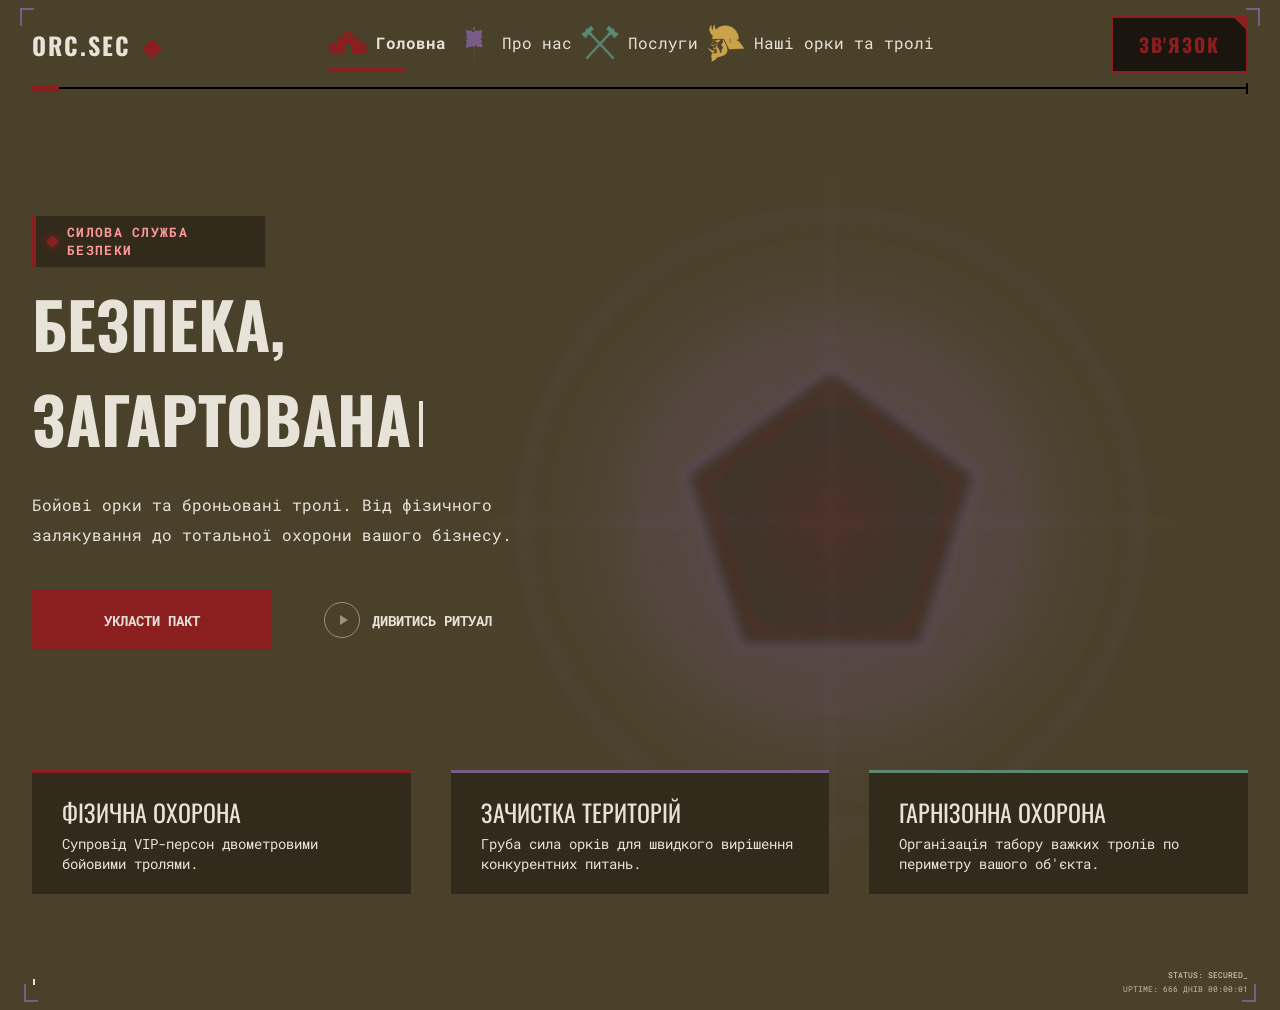
<file: index.html>
<!DOCTYPE html>
<html lang="uk">
<head>
    <meta charset="UTF-8">
    <meta name="viewport" content="width=device-width, initial-scale=1.0">
    <title>ORC.SEC — Силова служба безпеки</title>

    <link rel="preconnect" href="https://fonts.googleapis.com">
    <link rel="preconnect" href="https://fonts.gstatic.com" crossorigin>
    <link href="https://fonts.googleapis.com/css2?family=Oswald:wght@400;700&family=Roboto+Mono:wght@400;700&display=swap" rel="stylesheet">

    <link rel="stylesheet" href="css/reset.css">
    <link rel="stylesheet" href="css/base.css">
    <link rel="stylesheet" href="css/shared/header.css">
    <link rel="stylesheet" href="css/shared/footer.css">
    <link rel="stylesheet" href="css/home/home.css">
    <link rel="stylesheet" href="css/shared/interactions.css">
    <link rel="stylesheet" href="css/shared/typewriter.css">
</head>
<body data-section="home">
    <header>
        <p class="logo">ORC.SEC</p>
        <nav>
            <input type="checkbox" id="burger-toggle">
            <label for="burger-toggle"><span></span></label>
            <ul>
                <li class="section-home active">
                    <a href="index.html">
                        Головна
                    </a>
                </li>
                <li class="section-about">
                    <a href="about_us.html">
                        Про нас
                    </a>
                </li>
                <li class="section-services">
                    <a href="services.html">
                        Послуги
                    </a>
                </li>
                <li class="section-personnel">
                    <a href="ourTrollsAndOrks.html">
                        Наші орки та тролі
                    </a>
                </li>
                <li class="nav-bottom">
                    <a href="#contact" class="contacts-button">ЗВ'ЯЗОК</a>
                </li>
            </ul>
        </nav>
        <span class="header-main-line"></span>
        <span class="header-red-start"></span>
        <span class="header-line-end"></span>
    </header>

    <main>
        <section class="hero">
            <div class="hero__decor">
                <svg viewBox="0 0 700 700" width="100%" height="100%" fill="none" xmlns="http://www.w3.org/2000/svg">
                    <g opacity="0.25" filter="url(#filter0_f_1_61)">
                        <path d="M350 570C471.503 570 570 471.503 570 350C570 228.497 471.503 130 350 130C228.497 130 130 228.497 130 350C130 471.503 228.497 570 350 570Z" fill="#7A5C89" />
                    </g>
                    <g filter="url(#filter1_f_1_61)">
                        <path opacity="0.3" d="M350 650C515.685 650 650 515.685 650 350C650 184.315 515.685 50 350 50C184.315 50 50 184.315 50 350C50 515.685 184.315 650 350 650Z" stroke="#7A5C89" stroke-width="3" />
                        <path opacity="0.4" d="M350 640C510.163 640 640 510.163 640 350C640 189.837 510.163 60 350 60C189.837 60 60 189.837 60 350C60 510.163 189.837 640 350 640Z" stroke="#7A5C89" stroke-width="2" stroke-dasharray="8 16" />
                        <path opacity="0.3" d="M350 530C449.411 530 530 449.411 530 350C530 250.589 449.411 170 350 170C250.589 170 170 250.589 170 350C170 449.411 250.589 530 350 530Z" stroke="#7A5C89" stroke-width="2" />
                        <path opacity="0.6" d="M350 200L492 304L438 471H262L208 304L350 200Z" fill="#322B1C" stroke="#7A5C89" stroke-width="4" />
                        <path opacity="0.5" d="M350 220L473 310L426 455H274L227 310L350 220Z" stroke="#8B1E1E" stroke-width="3" />
                        <path opacity="0.3" d="M10 350H690" stroke="#7A5C89" stroke-width="2" />
                        <path opacity="0.3" d="M350 10V690" stroke="#7A5C89" stroke-width="2" />
                    </g>
                    <g opacity="0.9" filter="url(#filter2_f_1_61)">
                        <path d="M350 375C363.807 375 375 363.807 375 350C375 336.193 363.807 325 350 325C336.193 325 325 336.193 325 350C325 363.807 336.193 375 350 375Z" fill="#8B1E1E" />
                    </g>
                    <defs>
                        <filter id="filter0_f_1_61" x="40" y="40" width="620" height="620" filterUnits="userSpaceOnUse" color-interpolation-filters="sRGB">
                            <feFlood flood-opacity="0" result="BackgroundImageFix" />
                            <feBlend mode="normal" in="SourceGraphic" in2="BackgroundImageFix" result="shape" />
                            <feGaussianBlur stdDeviation="45" result="effect1_foregroundBlur_1_61" />
                        </filter>
                        <filter id="filter1_f_1_61" x="0" y="0" width="700" height="700" filterUnits="userSpaceOnUse" color-interpolation-filters="sRGB">
                            <feFlood flood-opacity="0" result="BackgroundImageFix" />
                            <feBlend mode="normal" in="SourceGraphic" in2="BackgroundImageFix" result="shape" />
                            <feGaussianBlur stdDeviation="5" result="effect1_foregroundBlur_1_61" />
                        </filter>
                        <filter id="filter2_f_1_61" x="235" y="235" width="230" height="230" filterUnits="userSpaceOnUse" color-interpolation-filters="sRGB">
                            <feFlood flood-opacity="0" result="BackgroundImageFix" />
                            <feBlend mode="normal" in="SourceGraphic" in2="BackgroundImageFix" result="shape" />
                            <feGaussianBlur stdDeviation="45" result="effect1_foregroundBlur_1_61" />
                        </filter>
                    </defs>
                </svg>
            </div>

            <div class="content-wrapper">
                <div class="hero__content">
                    <span class="hero__subtitle text-over-title">Силова служба безпеки</span>
                    <h1 class="hero__title" data-typewriter data-typewriter-speed="60">БЕЗПЕКА,<br>ЗАГАРТОВАНА В ПЕКЛІ</h1>
                    <p class="hero__text">
                        Бойові орки та броньовані тролі. Від фізичного<br>
                        залякування до тотальної охорони вашого бізнесу.
                    </p>
                    <div class="hero__actions">
                        <button type="button" class="btn btn--primary" data-open-pact>УКЛАСТИ ПАКТ</button>
                        <a href="#ritual" class="hero__link link-with-icon">
                            <span class="link-with-icon__icon"></span>
                            ДИВИТИСЬ РИТУАЛ
                        </a>
                    </div>
                </div>
            </div>
        </section>

        <section class="services" id="ritual">
            <div class="content-wrapper">
                <div class="services__grid">
                    <article class="service-card">
                        <h2 class="service-card__title">ФІЗИЧНА ОХОРОНА</h2>
                        <p class="service-card__text">Супровід VIP-персон двометровими бойовими тролями.</p>
                    </article>
                    <article class="service-card">
                        <h2 class="service-card__title">ЗАЧИСТКА ТЕРИТОРІЙ</h2>
                        <p class="service-card__text">Груба сила орків для швидкого вирішення конкурентних питань.</p>
                    </article>
                    <article class="service-card">
                        <h2 class="service-card__title">ГАРНІЗОННА ОХОРОНА</h2>
                        <p class="service-card__text">Організація табору важких тролів по периметру вашого об'єкта.</p>
                    </article>
                </div>
            </div>
        </section>
    </main>

    <dialog class="pact-modal" aria-labelledby="pact-modal-title" data-pact-modal>
        <div class="pact-modal__header">
            <h2 class="pact-modal__title" id="pact-modal-title">УКЛАСТИ ПАКТ</h2>
            <button type="button" class="pact-modal__close" aria-label="Закрити вікно" data-close-pact>&times;</button>
        </div>
        <form class="pact-form" data-pact-form>
            <label class="pact-form__field">
                <span>Ваше ім’я</span>
                <input type="text" name="name" autocomplete="name" required autofocus>
            </label>
            <label class="pact-form__field">
                <span>Яку послугу обираєте?</span>
                <select name="service" required>
                    <option value="" disabled selected>Оберіть послугу</option>
                    <option>ФІЗИЧНА ОХОРОНА</option>
                    <option>СИЛОВІ ПЕРЕГОВОРИ</option>
                    <option>СТЯГНЕННЯ АКТИВІВ</option>
                    <option>КРАШ-ТЕСТ ОХОРОНИ</option>
                    <option>ЗАЧИСТКА ТЕРИТОРІЙ</option>
                    <option>АНТИРЕЙДЕРСЬКИЙ ПРОТОКОЛ</option>
                    <option>ОХОРОНА ПЕРИМЕТРУ</option>
                    <option>ПСИХОЛОГІЧНИЙ ТИСК</option>
                    <option>ГАРНІЗОННА ОХОРОНА</option>
                    <option>СУПРОВІД ВАНТАЖІВ</option>
                    <option>ГЛУХЕ БЛОКУВАННЯ</option>
                    <option>ОХОРОНА ЗАХОДІВ</option>
                </select>
            </label>
            <label class="pact-form__field">
                <span>Кількість орків</span>
                <input type="number" name="orcs" min="0" step="1" required>
            </label>
            <label class="pact-form__field">
                <span>Кількість тролів</span>
                <input type="number" name="trolls" min="0" step="1" required>
            </label>
            <button type="submit" class="pact-form__submit">ПІДПИСАТИ ПАКТ</button>
        </form>
        <p class="pact-modal__success" role="status" aria-live="polite" hidden>
            Пакт укладено! Наші орки вже готові стати на варту.
        </p>
    </dialog>

    <dialog class="contact-modal" aria-labelledby="contact-modal-title" data-contact-modal>
        <div class="contact-modal__header">
            <h2 class="contact-modal__title" id="contact-modal-title">ЗВОРОТНИЙ ЗВ’ЯЗОК</h2>
            <button type="button" class="contact-modal__close" aria-label="Закрити вікно" data-close-contact>&times;</button>
        </div>
        <form class="contact-form" data-contact-form>
            <label class="contact-form__field">
                <span>Ваше ім’я</span>
                <input type="text" name="name" autocomplete="name" required>
            </label>
            <label class="contact-form__field">
                <span>Електронна пошта</span>
                <input type="email" name="email" autocomplete="email" required>
            </label>
            <label class="contact-form__field">
                <span>Повідомлення</span>
                <textarea name="message" rows="4" required></textarea>
            </label>
            <button type="submit" class="contact-form__submit">НАДІСЛАТИ</button>
        </form>
        <p class="contact-modal__success" data-contact-success role="status" aria-live="polite" hidden>
            Дякуємо! Ваше повідомлення прийнято.
        </p>
    </dialog>

    <script src="js/shared/site-interactions.js" defer></script>
    <script src="js/shared/typewriter.js" defer></script>
    <script src="js/home/pact-modal.js" defer></script>
    <script src="js/shared/live-status.js" defer></script>

    <footer>
        <p class="left-footer" data-typewriter data-typewriter-speed="40" data-typewriter-delay="1900">SYS.LOC // 66.6°N 13.0°E</p>
        <p class="right-footer" data-live-status>STATUS: SECURED</p>
    </footer>
</body>
</html>
</file>
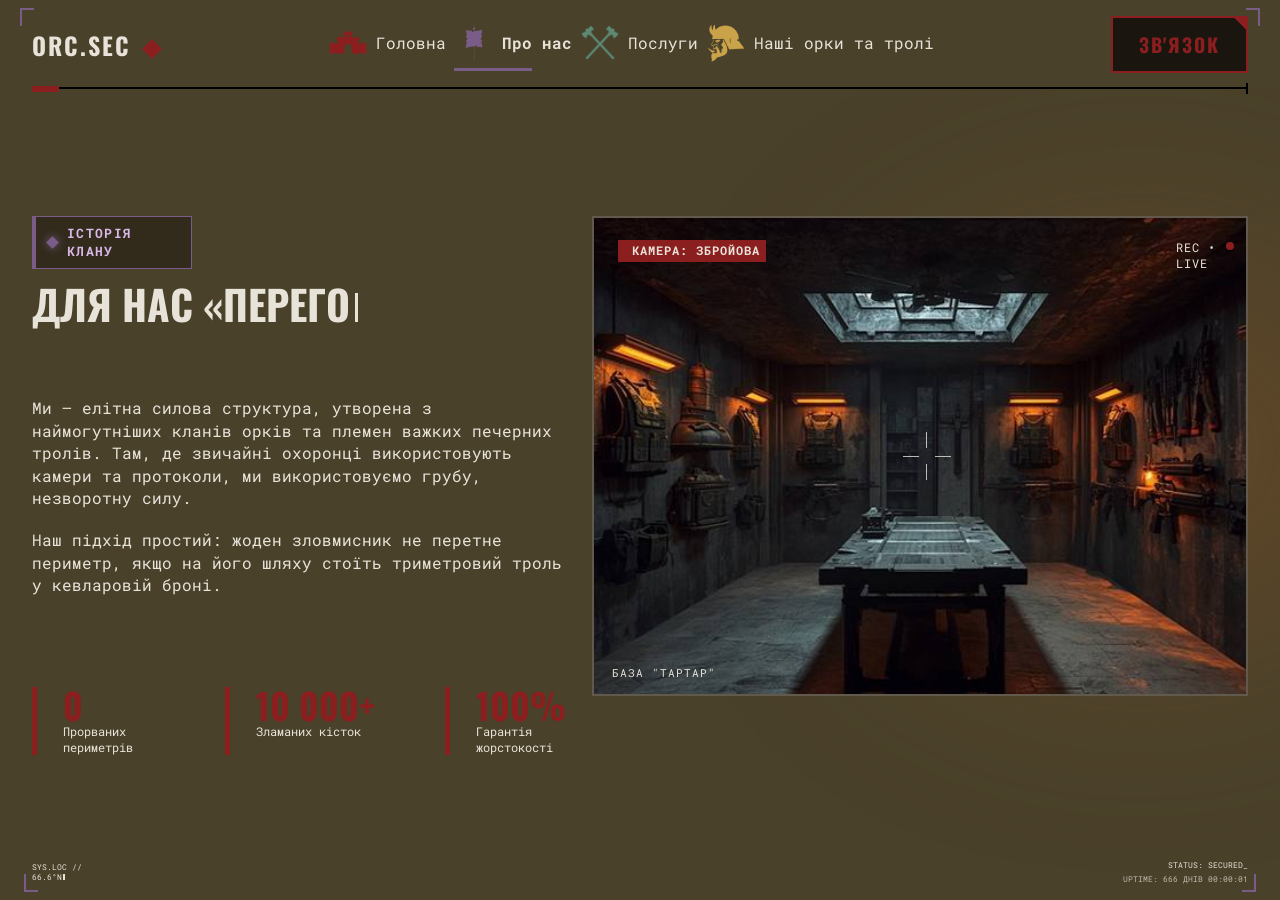
<file: about_us.html>
<!DOCTYPE html>
<html lang="uk">

<head>
    <meta charset="UTF-8">
    <meta name="viewport" content="width=device-width, initial-scale=1.0">
    <title>ORC.SEC - Про нас</title>
    
    <link rel="preconnect" href="https://fonts.googleapis.com">
    <link rel="preconnect" href="https://fonts.gstatic.com" crossorigin>
    <link rel="stylesheet" href="https://fonts.googleapis.com/css2?family=Oswald:wght@400;600;700;900&family=Roboto+Mono:wght@400;700&display=swap">

    <link rel="stylesheet" href="css/reset.css">
    <link rel="stylesheet" href="css/base.css">
    <link rel="stylesheet" href="css/shared/header.css">
    <link rel="stylesheet" href="css/about_us/main-about.css">
    <link rel="stylesheet" href="css/shared/interactions.css">
    <link rel="stylesheet" href="css/shared/typewriter.css" />
    <link rel="stylesheet" href="css/shared/footer.css">
</head>

<body class="page-about" data-section="about">
    <header>
        <p class="logo">ORC.SEC</p>

        <nav id="navigation">
            <input type="checkbox" id="burger-toggle">
            <label for="burger-toggle"><span></span></label>
            
            <ul>
                <li class="section-home">
                    <a href="index.html">
                        Головна
                    </a>
                </li>
                <li class="section-about active">
                    <a href="about_us.html">
                        Про нас
                    </a>
                </li>
                <li class="section-services">
                    <a href="services.html">
                        Послуги
                    </a>
                </li>
                <li class="section-personnel">
                    <a href="ourTrollsAndOrks.html">
                        Наші орки та тролі
                    </a>
                </li>
                <li class="nav-bottom">
                    <button type="button" class="contacts-button">ЗВ'ЯЗОК</button>
                </li>
            </ul>
        </nav>

        <span class="header-red-start"></span>
        <span class="header-main-line"></span>
        <span class="header-line-end"></span>
    </header>

    <main>
        <div class="about-intro">
            <p class="text-over-title">Історія клану</p>
            <h1 data-typewriter data-typewriter-speed="60">Для нас «переговори» —<br> це ознака слабкості</h1>

            <div class="about-text">
                <p>
                   Ми — елітна силова структура, утворена з наймогутніших
                   кланів орків та племен важких печерних тролів. Там, де
                   звичайні охоронці використовують камери та протоколи,
                   ми використовуємо грубу, незворотну силу.
                </p>

                <p>
                   Наш підхід простий: жоден зловмисник не перетне
                   периметр, якщо на його шляху стоїть триметровий
                   троль у кевларовій броні.
                </p>
            </div>
        </div>
    
        <figure class="cam">
            <img class="cam-img" src="css/about_us/images/img1.jpg" alt="Збройова на базі Тартар">
            <span class="cam-aim"></span>
            <span class="cam-tag">Камера: <br>Збройова</span>
            <span class="cam-rec">REC • <br>LIVE</span>
            <span class="cam-place">База "Тартар"</span>
        </figure>
        
        <ul class="stats">
            <li class="stat">
                    <span class="stat-num" data-count="0">0</span>
                <span class="stat-label">Прорваних периметрів</span>
            </li>
            <li class="stat">
                <span class="stat-num" data-count="10000" data-suffix="+">10 000+</span>
                <span class="stat-label">Зламаних кісток</span>
            </li>
            <li class="stat">
                <span class="stat-num" data-count="100" data-suffix="%">100%</span>
                <span class="stat-label">Гарантія жорстокості</span>
            </li>
        </ul>
    </main>

    <footer>
        <p class="left-footer" data-typewriter data-typewriter-speed="40" data-typewriter-delay="300">SYS.LOC // <br>66.6°N 13.0°E</p>
        <p class="right-footer" data-live-status>STATUS: SECURED</p>
    </footer>
    
    <dialog class="contact-modal" aria-labelledby="contact-modal-title" data-contact-modal>
        <div class="contact-modal__header">
            <h2 class="contact-modal__title" id="contact-modal-title">ЗВОРОТНИЙ ЗВ’ЯЗОК</h2>
            <button type="button" class="contact-modal__close" aria-label="Закрити вікно" data-close-contact>&times;</button>
        </div>
        <form class="contact-form" data-contact-form>
            <label class="contact-form__field">
                <span>Ваше ім’я</span>
                <input type="text" name="name" autocomplete="name" required>
            </label>
            <label class="contact-form__field">
                <span>Електронна пошта</span>
                <input type="email" name="email" autocomplete="email" required>
            </label>
            <label class="contact-form__field">
                <span>Повідомлення</span>
                <textarea name="message" rows="4" required></textarea>
            </label>
            <button type="submit" class="contact-form__submit">НАДІСЛАТИ</button>
        </form>
        <p class="contact-modal__success" data-contact-success role="status" aria-live="polite" hidden>
            Дякуємо! Ваше повідомлення прийнято.
        </p>
    </dialog>
    <dialog class="pact-modal" aria-labelledby="pact-modal-title" data-pact-modal>
        <div class="pact-modal__header">
            <h2 class="pact-modal__title" id="pact-modal-title">УКЛАСТИ ПАКТ</h2>
            <button type="button" class="pact-modal__close" aria-label="Закрити вікно" data-close-pact>&times;</button>
        </div>
        <form class="pact-form" data-pact-form>
            <label class="pact-form__field">
                <span>Ваше ім’я</span>
                <input type="text" name="name" autocomplete="name" required autofocus>
            </label>
            <label class="pact-form__field">
                <span>Яку послугу обираєте?</span>
                <select name="service" required>
                    <option value="" disabled selected>Оберіть послугу</option>
                    <option>ФІЗИЧНА ОХОРОНА</option>
                    <option>СИЛОВІ ПЕРЕГОВОРИ</option>
                    <option>СТЯГНЕННЯ АКТИВІВ</option>
                    <option>КРАШ-ТЕСТ ОХОРОНИ</option>
                    <option>ЗАЧИСТКА ТЕРИТОРІЙ</option>
                    <option>АНТИРЕЙДЕРСЬКИЙ ПРОТОКОЛ</option>
                    <option>ОХОРОНА ПЕРИМЕТРУ</option>
                    <option>ПСИХОЛОГІЧНИЙ ТИСК</option>
                    <option>ГАРНІЗОННА ОХОРОНА</option>
                    <option>СУПРОВІД ВАНТАЖІВ</option>
                    <option>ГЛУХЕ БЛОКУВАННЯ</option>
                    <option>ОХОРОНА ЗАХОДІВ</option>
                </select>
            </label>
            <label class="pact-form__field">
                <span>Кількість орків</span>
                <input type="number" name="orcs" min="0" step="1" required>
            </label>
            <label class="pact-form__field">
                <span>Кількість тролів</span>
                <input type="number" name="trolls" min="0" step="1" required>
            </label>
            <button type="submit" class="pact-form__submit">ПІДПИСАТИ ПАКТ</button>
        </form>
        <p class="pact-modal__success" role="status" aria-live="polite" hidden>
            Пакт укладено! Наші орки вже готові стати на варту.
        </p>
    </dialog>
    <script src="js/home/pact-modal.js" defer></script>
    <script src="js/shared/site-interactions.js" defer></script>
    <script src="js/shared/typewriter.js" defer></script>
    <script src="js/shared/live-status.js" defer></script>
</body>

</html>
</file>
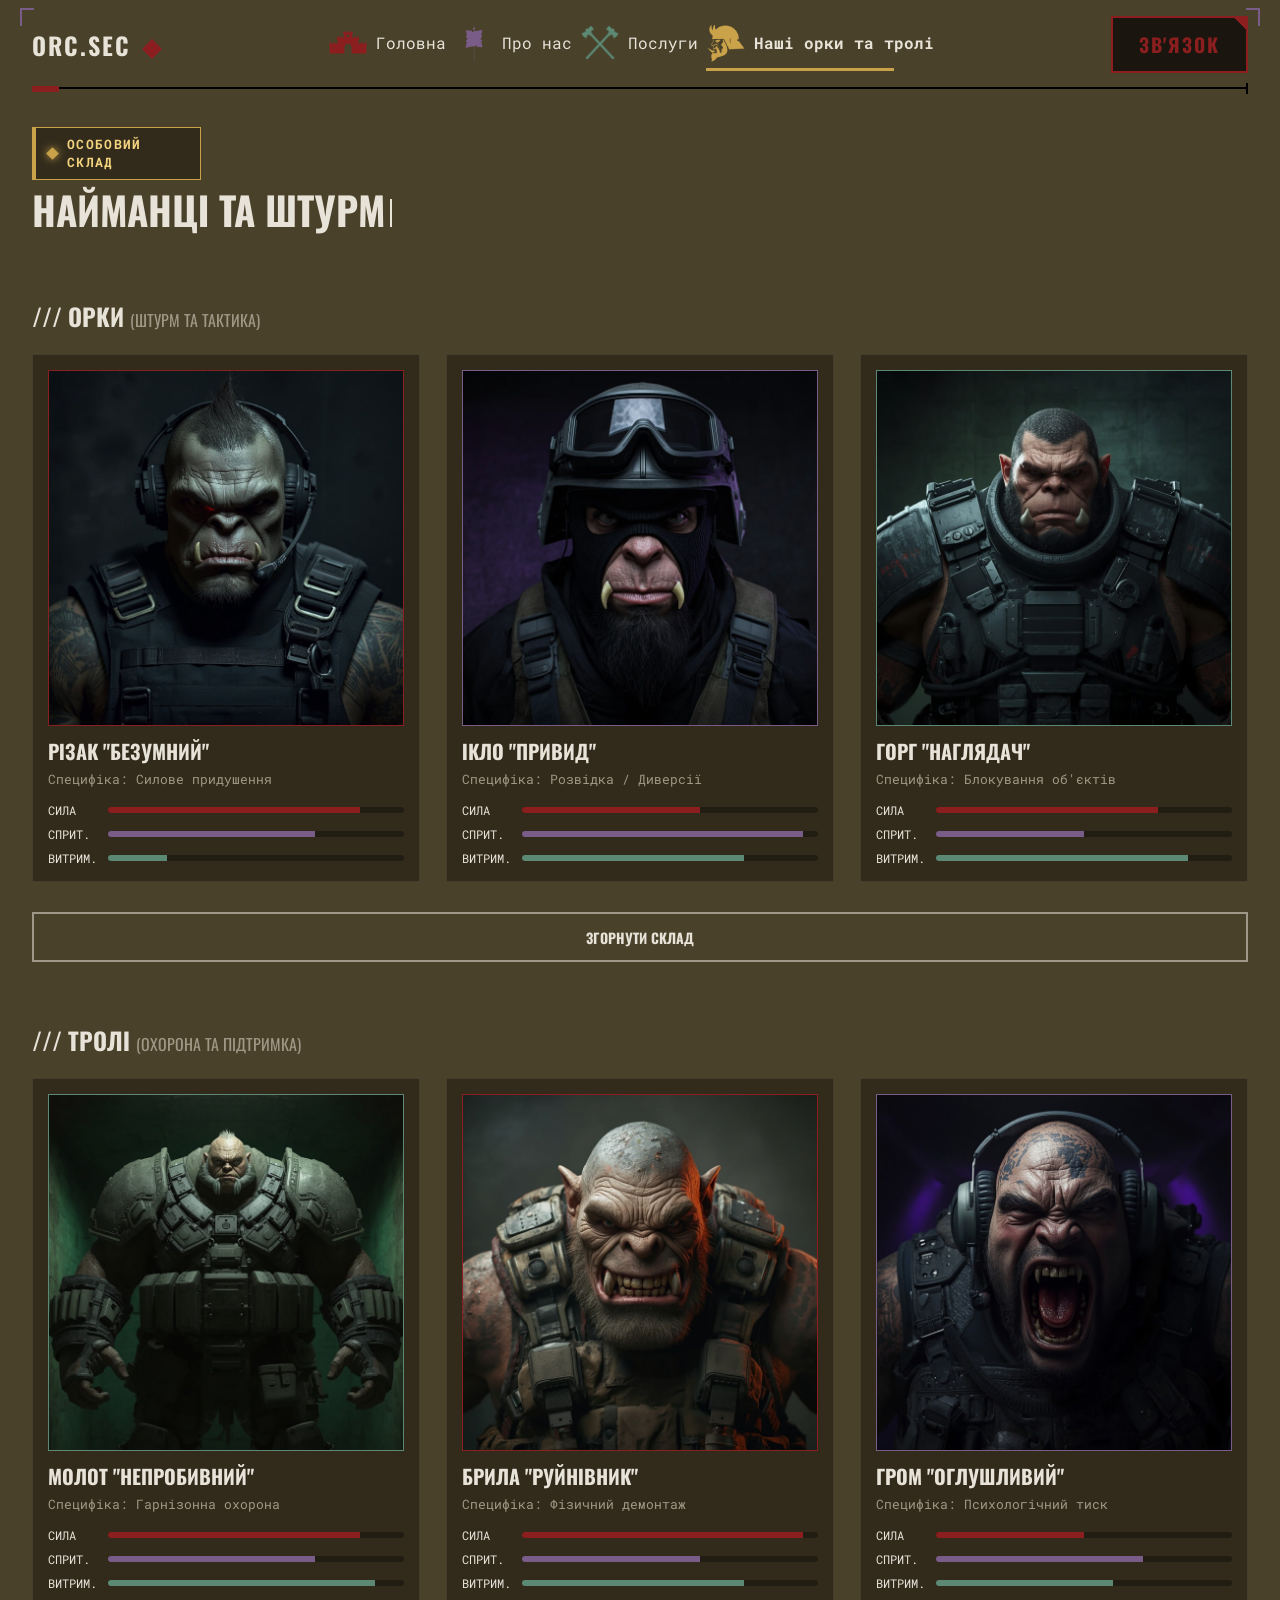
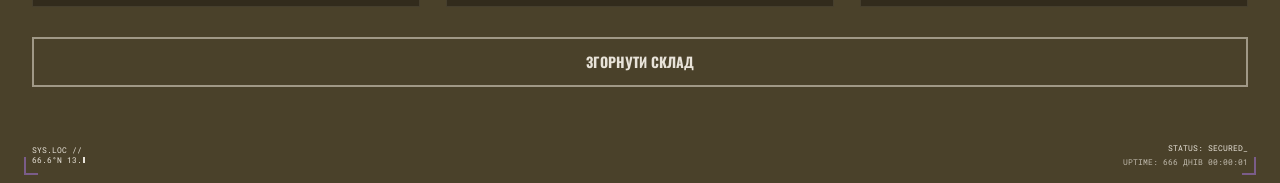
<file: ourTrollsAndOrks.html>
<!doctype html>
<html lang="uk">
  <head>
    <meta charset="utf-8" />
    <meta name="viewport" content="width=device-width, initial-scale=1.0" />

    <title>ORC.SEC</title>

    <link rel="preconnect" href="https://fonts.googleapis.com" />
    <link rel="preconnect" href="https://fonts.gstatic.com" crossorigin />
    <link
      href="https://fonts.googleapis.com/css2?family=Oswald:wght@400;600;700;900&family=Roboto+Mono:wght@400;700&display=swap"
      rel="stylesheet"
    />
    <link rel="stylesheet" href="css/reset.css" />
    <link rel="stylesheet" href="css/base.css" />
    <link rel="stylesheet" href="css/shared/header.css" />
    <link rel="stylesheet" href="css/ourTrollsAndOrks/main.css" />
    <link rel="stylesheet" href="css/shared/footer.css" />
    <link rel="stylesheet" href="css/ourTrollsAndOrks/style.css" />
    <link rel="stylesheet" href="css/shared/interactions.css" />
    <link rel="stylesheet" href="css/shared/typewriter.css" />
  </head>
  <body data-section="personnel">
    <header>
  <p class="logo">ORC.SEC</p>
  <nav id="navigation">
    <input type="checkbox" id="burger-toggle" />
    <label for="burger-toggle"><span></span></label>
    <ul>
      <li class="section-home">
        <a href="index.html">
          Головна
        </a>
      </li>
      <li class="section-about">
        <a href="about_us.html">
          Про нас
        </a>
      </li>
      <li class="section-services">
        <a href="services.html">
          Послуги
        </a>
      </li>
      <li class="section-personnel active">
        <a href="ourTrollsAndOrks.html">
          Наші орки та тролі
        </a>
      </li>
      <li class="nav-bottom">
        <button type="button" class="contacts-button">ЗВ'ЯЗОК</button>
      </li>
    </ul>
  </nav>
  <span class="header-red-start"></span>
  <span class="header-main-line"></span>
  <span class="header-line-end"></span>
</header>

<main class="personnel-main">
  <p class="text-over-title">ОСОБОВИЙ СКЛАД</p>
  <h1 data-typewriter data-typewriter-speed="60">НАЙМАНЦІ ТА ШТУРМОВИКИ</h1>

  <!-- Секция Орки -->
  <div class="squad-section">
    <h2 class="squad-title">/// ОРКИ <span class="squad-subtitle">(ШТУРМ ТА ТАКТИКА)</span></h2>
    
    <div class="character-grid">
      <!-- Карточка 1 -->
      <div class="character-card">
        <div class="card-image-wrapper">
          <img src="css/ourTrollsAndOrks/images/Різак(безумний).png" alt="Різак Безумний" class="img-border-red">
        </div>
        <div class="card-info">
          <p></p>
          <h3>РІЗАК "БЕЗУМНИЙ"</h3>
          <p class="role">Специфіка: Силове придушення</p>
          
          <div class="stats">
            <div class="stat-row">
              <span class="stat-label">Сила</span>
              <div class="bar-bg"><div class="bar-fill bg-red" style="width: 85%;"></div></div>
            </div>
            <div class="stat-row">
              <span class="stat-label">Сприт.</span>
              <div class="bar-bg"><div class="bar-fill bg-purple" style="width: 70%;"></div></div>
            </div>
            <div class="stat-row">
              <span class="stat-label">Витрим.</span>
              <div class="bar-bg"><div class="bar-fill bg-green" style="width: 20%;"></div></div>
            </div>
          </div>
        </div>
      </div>

      <!-- Карточка 2 -->
      <div class="character-card">
        <div class="card-image-wrapper">
          <img src="css/ourTrollsAndOrks/images/Ікло(привид).png" alt="Ікло Привид" class="img-border-purple">
        </div>
        <div class="card-info">
            <p></p>
            <h3>ІКЛО "ПРИВИД"</h3>
            <p class="role">Специфіка: Розвідка / Диверсії</p>
            <div class="stats">
                <div class="stat-row">
                    <span class="stat-label">Сила</span>
                    <div class="bar-bg"><div class="bar-fill bg-red" style="width: 60%;"></div></div>
                </div>
                <div class="stat-row">
                    <span class="stat-label">Сприт.</span>
                    <div class="bar-bg"><div class="bar-fill bg-purple" style="width: 95%;"></div></div>
                </div>
                <div class="stat-row">
                    <span class="stat-label">Витрим.</span>
                    <div class="bar-bg"><div class="bar-fill bg-green" style="width: 75%;"></div></div>
                </div>
            </div>
        </div>
      </div>

      <!-- Карточка 3 -->
      <div class="character-card">
        <div class="card-image-wrapper">
          <img src="css/ourTrollsAndOrks/images/Горг(наглядач).png" alt="Горг Наглядач" class="img-border-green">
        </div>
        <div class="card-info">
            <p></p>
            <h3>ГОРГ "НАГЛЯДАЧ"</h3>
            <p class="role">Специфіка: Блокування об'єктів</p>
            <div class="stats">
                <div class="stat-row">
                    <span class="stat-label">Сила</span>
                    <div class="bar-bg"><div class="bar-fill bg-red" style="width: 75%;"></div></div>
                </div>
                <div class="stat-row">
                    <span class="stat-label">Сприт.</span>
                    <div class="bar-bg"><div class="bar-fill bg-purple" style="width: 50%;"></div></div>
                </div>
                <div class="stat-row">
                    <span class="stat-label">Витрим.</span>
                    <div class="bar-bg"><div class="bar-fill bg-green" style="width: 85%;"></div></div>
                </div>
            </div>
        </div>
      </div>
    </div>
    <div class="show-more-wrapper">
      <button type="button" class="button show-more" data-squad-toggle aria-expanded="true">ЗГОРНУТИ СКЛАД</button>
    </div>

    <!-- Секция Тролі -->
<div class="squad-section">
  <h2 class="squad-title">/// ТРОЛІ <span class="squad-subtitle">(ОХОРОНА ТА ПІДТРИМКА)</span></h2>
  
  <div class="character-grid">
    <!-- Карточка 1 -->
    <div class="character-card">
      <div class="card-image-wrapper">
        <img src="css/ourTrollsAndOrks/images/Молот(непробивний).png" alt="" class="img-border-green">
      </div>
      <div class="card-info">
          <p></p>
          <h3>МОЛОТ "НЕПРОБИВНИЙ"</h3>
          <p class="role">Специфіка: Гарнізонна охорона</p>

          <div class="stats">
              <div class="stat-row">
                  <span class="stat-label">Сила</span>
                  <div class="bar-bg"><div class="bar-fill bg-red" style="width: 85%;"></div></div>
              </div>
              <div class="stat-row">
                  <span class="stat-label">Сприт.</span>
                  <div class="bar-bg"><div class="bar-fill bg-purple" style="width: 70%;"></div></div>
              </div>
              <div class="stat-row">
                  <span class="stat-label">Витрим.</span>
                  <div class="bar-bg"><div class="bar-fill bg-green" style="width: 90%;"></div></div>
              </div>
          </div>
      </div>
    </div>

    <!-- Карточка 2 -->
    <div class="character-card">
      <div class="card-image-wrapper">
        <img src="css/ourTrollsAndOrks/images/Брила(руйнівник).png" alt="" class="img-border-red">
      </div>
      <div class="card-info">
          <p></p>
          <h3>БРИЛА "РУЙНІВНИК"</h3>
          <p class="role">Специфіка: Фізичний демонтаж</p>
          <div class="stats">
              <div class="stat-row">
                  <span class="stat-label">Сила</span>
                  <div class="bar-bg"><div class="bar-fill bg-red" style="width: 95%;"></div></div>
              </div>
              <div class="stat-row">
                  <span class="stat-label">Сприт.</span>
                  <div class="bar-bg"><div class="bar-fill bg-purple" style="width: 60%;"></div></div>
              </div>
              <div class="stat-row">
                  <span class="stat-label">Витрим.</span>
                  <div class="bar-bg"><div class="bar-fill bg-green" style="width: 75%;"></div></div>
              </div>
          </div>
      </div>
    </div>

    <!-- Карточка 3 -->
    <div class="character-card">
      <div class="card-image-wrapper">
        <img src="css/ourTrollsAndOrks/images/Гром(оглушливий).png" alt="" class="img-border-purple">
      </div>
      <div class="card-info">
          <p></p>
          <h3>ГРОМ "ОГЛУШЛИВИЙ"</h3>
          <p class="role">Специфіка: Психологічний тиск</p>
          <div class="stats">
              <div class="stat-row">
                  <span class="stat-label">Сила</span>
                  <div class="bar-bg"><div class="bar-fill bg-red" style="width: 50%;"></div></div>
              </div>
              <div class="stat-row">
                  <span class="stat-label">Сприт.</span>
                  <div class="bar-bg"><div class="bar-fill bg-purple" style="width: 70%;"></div></div>
              </div>
              <div class="stat-row">
                  <span class="stat-label">Витрим.</span>
                  <div class="bar-bg"><div class="bar-fill bg-green" style="width: 60%;"></div></div>
              </div>
          </div>
      </div>
    </div>
  </div>
    <div class="show-more-wrapper">
    <button type="button" class="button show-more" data-squad-toggle aria-expanded="true">ЗГОРНУТИ СКЛАД</button>
</div>
  </div>
</main>
<footer>
  <p class="left-footer" data-typewriter data-typewriter-speed="40" data-typewriter-delay="300">SYS.LOC // <br />66.6°N 13.0°E</p>
  <p class="right-footer" data-live-status>STATUS: SECURED</p>
</footer>
<dialog class="contact-modal" aria-labelledby="contact-modal-title" data-contact-modal>
  <div class="contact-modal__header">
    <h2 class="contact-modal__title" id="contact-modal-title">ЗВОРОТНИЙ ЗВ’ЯЗОК</h2>
    <button type="button" class="contact-modal__close" aria-label="Закрити вікно" data-close-contact>&times;</button>
  </div>
  <form class="contact-form" data-contact-form>
    <label class="contact-form__field">
      <span>Ваше ім’я</span>
      <input type="text" name="name" autocomplete="name" required>
    </label>
    <label class="contact-form__field">
      <span>Електронна пошта</span>
      <input type="email" name="email" autocomplete="email" required>
    </label>
    <label class="contact-form__field">
      <span>Повідомлення</span>
      <textarea name="message" rows="4" required></textarea>
    </label>
    <button type="submit" class="contact-form__submit">НАДІСЛАТИ</button>
  </form>
  <p class="contact-modal__success" data-contact-success role="status" aria-live="polite" hidden>
    Дякуємо! Ваше повідомлення прийнято.
  </p>
</dialog>
<dialog class="pact-modal" aria-labelledby="pact-modal-title" data-pact-modal>
  <div class="pact-modal__header">
    <h2 class="pact-modal__title" id="pact-modal-title">УКЛАСТИ ПАКТ</h2>
    <button type="button" class="pact-modal__close" aria-label="Закрити вікно" data-close-pact>&times;</button>
  </div>
  <form class="pact-form" data-pact-form>
    <label class="pact-form__field">
      <span>Ваше ім’я</span>
      <input type="text" name="name" autocomplete="name" required autofocus>
    </label>
    <label class="pact-form__field">
      <span>Яку послугу обираєте?</span>
      <select name="service" required>
        <option value="" disabled selected>Оберіть послугу</option>
        <option>ФІЗИЧНА ОХОРОНА</option>
        <option>СИЛОВІ ПЕРЕГОВОРИ</option>
        <option>СТЯГНЕННЯ АКТИВІВ</option>
        <option>КРАШ-ТЕСТ ОХОРОНИ</option>
        <option>ЗАЧИСТКА ТЕРИТОРІЙ</option>
        <option>АНТИРЕЙДЕРСЬКИЙ ПРОТОКОЛ</option>
        <option>ОХОРОНА ПЕРИМЕТРУ</option>
        <option>ПСИХОЛОГІЧНИЙ ТИСК</option>
        <option>ГАРНІЗОННА ОХОРОНА</option>
        <option>СУПРОВІД ВАНТАЖІВ</option>
        <option>ГЛУХЕ БЛОКУВАННЯ</option>
        <option>ОХОРОНА ЗАХОДІВ</option>
      </select>
    </label>
    <label class="pact-form__field">
      <span>Кількість орків</span>
      <input type="number" name="orcs" min="0" step="1" required>
    </label>
    <label class="pact-form__field">
      <span>Кількість тролів</span>
      <input type="number" name="trolls" min="0" step="1" required>
    </label>
    <button type="submit" class="pact-form__submit">ПІДПИСАТИ ПАКТ</button>
  </form>
  <p class="pact-modal__success" role="status" aria-live="polite" hidden>
    Пакт укладено! Наші орки вже готові стати на варту.
  </p>
</dialog>
<script src="js/home/pact-modal.js" defer></script>
<script src="js/shared/site-interactions.js" defer></script>
<script src="js/shared/typewriter.js" defer></script>
<script src="js/shared/live-status.js" defer></script>
  </body>
</html>
</file>
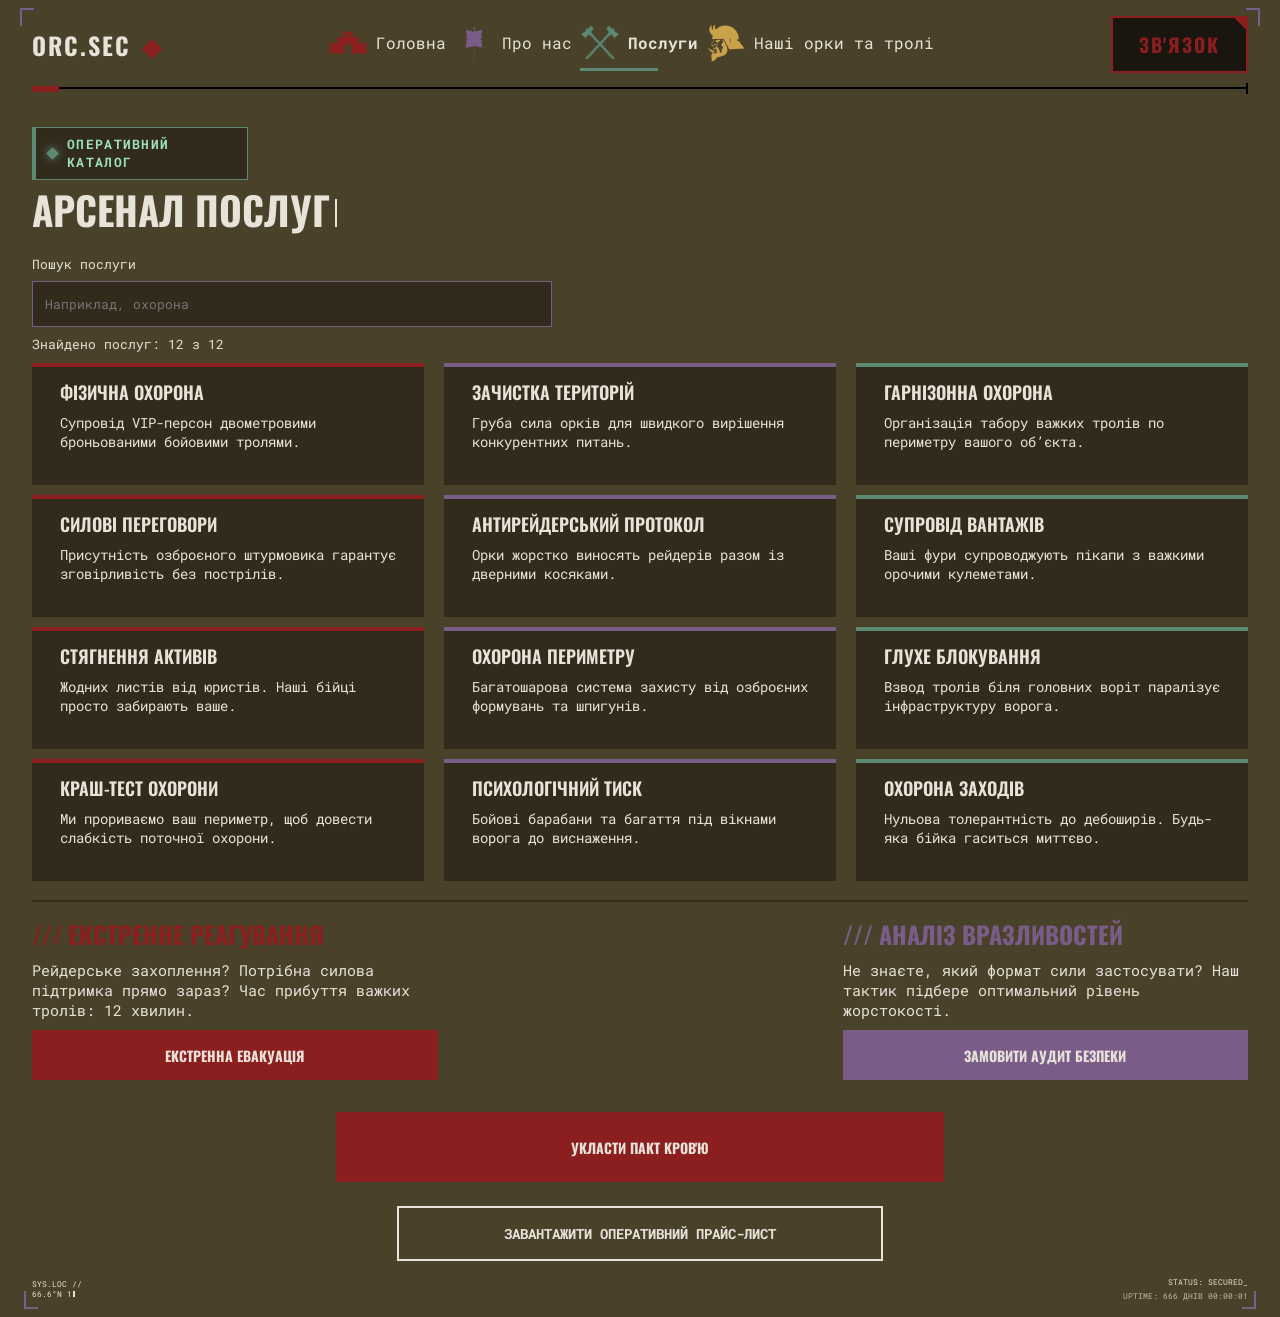
<file: services.html>
<!doctype html>
<html lang="uk">
  <head>
    <meta charset="utf-8" />
    <meta name="viewport" content="width=device-width, initial-scale=1.0" />

    <title>ORC.SEC</title>

    <link rel="preconnect" href="https://fonts.googleapis.com" />
    <link rel="preconnect" href="https://fonts.gstatic.com" crossorigin />
    <link
      href="https://fonts.googleapis.com/css2?family=Oswald:wght@400;600;700;900&family=Roboto+Mono:wght@400;700&display=swap"
      rel="stylesheet"
    />
    <link rel="stylesheet" href="css/reset.css" />
    <link rel="stylesheet" href="css/base.css" />
    <link rel="stylesheet" href="css/shared/header.css" />
    <link rel="stylesheet" href="css/services/main.css" />
    <link rel="stylesheet" href="css/shared/interactions.css" />
    <link rel="stylesheet" href="css/shared/typewriter.css" />
    <link rel="stylesheet" href="css/shared/footer.css" />
  </head>
  <body data-section="services">
    <header>
      <p class="logo">ORC.SEC</p>
      <nav id="navigation">
        <input type="checkbox" id="burger-toggle" />
        <label for="burger-toggle"><span></span></label>
        <ul>
          <li class="section-home">
            <a href="index.html">
              Головна
            </a>
          </li>
          <li class="section-about">
            <a href="about_us.html">
              Про нас
            </a>
          </li>
          <li class="section-services active">
            <a href="services.html">
              Послуги
            </a>
          </li>
          <li class="section-personnel">
            <a href="ourTrollsAndOrks.html">
              Наші орки та тролі
            </a>
          </li>
          <li class="nav-bottom">
            <button type="button" class="contacts-button">ЗВ'ЯЗОК</button>
          </li>
        </ul>
      </nav>
      <span class="header-red-start"></span>
      <span class="header-main-line"></span>
      <span class="header-line-end"></span>
    </header>
    <main>
      <p class="text-over-title">Оперативний каталог</p>
      <h1 data-typewriter data-typewriter-speed="60">АРСЕНАЛ ПОСЛУГ</h1>
      <label class="service-search">
        <span>Пошук послуги</span>
        <input type="search" data-service-search placeholder="Наприклад, охорона">
      </label>
      <p class="service-search__count" data-service-count aria-live="polite"></p>
      <div class="cards">
        <div class="card">
          <span class="line red-line"></span>
          <h2>ФІЗИЧНА ОХОРОНА</h2>
          <p>Супровід VIP-персон двометровими броньованими бойовими тролями.</p>
        </div>
        <p class="service-search__empty" data-service-empty hidden>За вашим запитом послуг не знайдено.</p>
        <div class="card">
          <span class="line red-line"></span>
          <h2>СИЛОВІ ПЕРЕГОВОРИ</h2>
          <p>
            Присутність озброєного штурмовика гарантує зговірливість без
            пострілів.
          </p>
        </div>
        <div class="card">
          <span class="line red-line"></span>
          <h2>СТЯГНЕННЯ АКТИВІВ</h2>
          <p>Жодних листів від юристів. Наші бійці просто забирають ваше.</p>
        </div>
        <div class="card">
          <span class="line red-line"></span>
          <h2>КРАШ-ТЕСТ ОХОРОНИ</h2>
          <p>
            Ми прориваємо ваш периметр, щоб довести слабкість поточної охорони.
          </p>
        </div>

        <div class="card">
          <span class="line purple-line"></span>
          <h2>ЗАЧИСТКА ТЕРИТОРІЙ</h2>
          <p>Груба сила орків для швидкого вирішення конкурентних питань.</p>
        </div>
        <div class="card">
          <span class="line purple-line"></span>
          <h2>АНТИРЕЙДЕРСЬКИЙ ПРОТОКОЛ</h2>
          <p>Орки жорстко виносять рейдерів разом із дверними косяками.</p>
        </div>
        <div class="card">
          <span class="line purple-line"></span>
          <h2>ОХОРОНА ПЕРИМЕТРУ</h2>
          <p>
            Багатошарова система захисту від озброєних формувань та шпигунів.
          </p>
        </div>
        <div class="card">
          <span class="line purple-line"></span>
          <h2>ПСИХОЛОГІЧНИЙ ТИСК</h2>
          <p>Бойові барабани та багаття під вікнами ворога до виснаження.</p>
        </div>

        <div class="card">
          <span class="line green-line"></span>
          <h2>ГАРНІЗОННА ОХОРОНА</h2>
          <p>Організація табору важких тролів по периметру вашого об’єкта.</p>
        </div>
        <div class="card">
          <span class="line green-line"></span>
          <h2>СУПРОВІД ВАНТАЖІВ</h2>
          <p>Ваші фури супроводжують пікапи з важкими орочими кулеметами.</p>
        </div>
        <div class="card">
          <span class="line green-line"></span>
          <h2>ГЛУХЕ БЛОКУВАННЯ</h2>
          <p>
            Взвод тролів біля головних воріт паралізує інфраструктуру ворога.
          </p>
        </div>
        <div class="card">
          <span class="line green-line"></span>
          <h2>ОХОРОНА ЗАХОДІВ</h2>
          <p>
            Нульова толерантність до дебоширів. Будь-яка бійка гаситься миттєво.
          </p>
        </div>
      </div>

      <span class="section-divider"></span>
      <div class="actions">
        <div class="action">
          <h2 class="h2 red">/// ЕКСТРЕННЕ РЕАГУВАННЯ</h2>
          <p>
            Рейдерське захоплення? Потрібна силова підтримка прямо зараз? Час
            прибуття важких тролів: 12 хвилин.
          </p>
          <button type="button" class="button red-button">
            ЕКСТРЕННА ЕВАКУАЦІЯ
          </button>
        </div>
        <div class="action">
          <h2 class="h2 purple">/// АНАЛІЗ ВРАЗЛИВОСТЕЙ</h2>
          <p>
            Не знаєте, який формат сили застосувати? Наш тактик підбере
            оптимальний рівень жорстокості.
          </p>
          <button type="button" class="button purple-button">
            ЗАМОВИТИ АУДИТ БЕЗПЕКИ
          </button>
        </div>
      </div>


      <button type="button" class="button make-pact">
        УКЛАСТИ ПАКТ КРОВ'Ю
      </button>
      <button type="button" class="pricelist">
        ЗАВАНТАЖИТИ ОПЕРАТИВНИЙ ПРАЙС-ЛИСТ
      </button>
    </main>
    <footer>
      <p class="left-footer" data-typewriter data-typewriter-speed="40" data-typewriter-delay="300">SYS.LOC // <br />66.6°N 13.0°E</p>
      <p class="right-footer" data-live-status>STATUS: SECURED</p>
    </footer>
    <dialog class="contact-modal" aria-labelledby="contact-modal-title" data-contact-modal>
      <div class="contact-modal__header">
        <h2 class="contact-modal__title" id="contact-modal-title">ЗВОРОТНИЙ ЗВ’ЯЗОК</h2>
        <button type="button" class="contact-modal__close" aria-label="Закрити вікно" data-close-contact>&times;</button>
      </div>
      <form class="contact-form" data-contact-form>
        <label class="contact-form__field">
          <span>Ваше ім’я</span>
          <input type="text" name="name" autocomplete="name" required>
        </label>
        <label class="contact-form__field">
          <span>Електронна пошта</span>
          <input type="email" name="email" autocomplete="email" required>
        </label>
        <label class="contact-form__field">
          <span>Повідомлення</span>
          <textarea name="message" rows="4" required></textarea>
        </label>
        <button type="submit" class="contact-form__submit">НАДІСЛАТИ</button>
      </form>
      <p class="contact-modal__success" data-contact-success role="status" aria-live="polite" hidden>
        Дякуємо! Ваше повідомлення прийнято.
      </p>
    </dialog>
    <dialog class="pact-modal" aria-labelledby="pact-modal-title" data-pact-modal>
      <div class="pact-modal__header">
        <h2 class="pact-modal__title" id="pact-modal-title">УКЛАСТИ ПАКТ</h2>
        <button type="button" class="pact-modal__close" aria-label="Закрити вікно" data-close-pact>&times;</button>
      </div>
      <form class="pact-form" data-pact-form>
        <label class="pact-form__field">
          <span>Ваше ім’я</span>
          <input type="text" name="name" autocomplete="name" required autofocus>
        </label>
        <label class="pact-form__field">
          <span>Яку послугу обираєте?</span>
          <select name="service" required>
            <option value="" disabled selected>Оберіть послугу</option>
            <option>ФІЗИЧНА ОХОРОНА</option>
            <option>СИЛОВІ ПЕРЕГОВОРИ</option>
            <option>СТЯГНЕННЯ АКТИВІВ</option>
            <option>КРАШ-ТЕСТ ОХОРОНИ</option>
            <option>ЗАЧИСТКА ТЕРИТОРІЙ</option>
            <option>АНТИРЕЙДЕРСЬКИЙ ПРОТОКОЛ</option>
            <option>ОХОРОНА ПЕРИМЕТРУ</option>
            <option>ПСИХОЛОГІЧНИЙ ТИСК</option>
            <option>ГАРНІЗОННА ОХОРОНА</option>
            <option>СУПРОВІД ВАНТАЖІВ</option>
            <option>ГЛУХЕ БЛОКУВАННЯ</option>
            <option>ОХОРОНА ЗАХОДІВ</option>
          </select>
        </label>
        <label class="pact-form__field">
          <span>Кількість орків</span>
          <input type="number" name="orcs" min="0" step="1" required>
        </label>
        <label class="pact-form__field">
          <span>Кількість тролів</span>
          <input type="number" name="trolls" min="0" step="1" required>
        </label>
        <button type="submit" class="pact-form__submit">ПІДПИСАТИ ПАКТ</button>
      </form>
      <p class="pact-modal__success" role="status" aria-live="polite" hidden>
        Пакт укладено! Наші орки вже готові стати на варту.
      </p>
    </dialog>
    <script src="js/home/pact-modal.js" defer></script>
    <script src="js/shared/site-interactions.js" defer></script>
    <script src="js/shared/typewriter.js" defer></script>
    <script src="js/shared/live-status.js" defer></script>
  </body>
</html>
</file>
<file: css/base.css>
:root {
  --color-bg: #4a412a;
  --card-bg: #322b1c;
  --red: #8b1e1e;
  --purple: #7a5c89;
  --white: #e8e3d9;
  --green: #5c8974;
  --amber: #c9a24a;
  
  --font-headers: "Oswald", sans-serif;
  --font-main: "Roboto Mono", monospace;
}

body[data-section="home"],
nav li.section-home {
  --section-color: var(--red);
  --section-label-color: #ff9999;
}

body[data-section="about"],
nav li.section-about {
  --section-color: var(--purple);
  --section-label-color: #d9b8e8;
}

body[data-section="services"],
nav li.section-services {
  --section-color: var(--green);
  --section-label-color: #9ce0bd;
}

body[data-section="personnel"],
nav li.section-personnel {
  --section-color: var(--amber);
  --section-label-color: #f3d37e;
}

body {
  font-family: var(--font-main);
  background-color: var(--color-bg);
  color: var(--white);
  min-height: 100vh;
  display: flex;
  flex-direction: column;
}

body main {
  flex: 1;
}

h1,
h2,
.h2 {
  font-family: var(--font-headers);
  color: var(--white);
  font-weight: bold;
}

p {
  font-family: var(--font-main);
}

.text-over-title {
  display: inline-flex;
  align-items: center;
  gap: 10px;
  padding: 8px 12px;
  border: 1px solid var(--section-color, var(--red));
  border-left-width: 4px;
  background-color: var(--card-bg);
  color: var(--section-label-color, var(--white));
  font-size: 13px;
  font-weight: 700;
  letter-spacing: 1.3px;
  line-height: 1.35;
  text-transform: uppercase;
}

.text-over-title::before {
  content: "";
  flex: 0 0 9px;
  height: 9px;
  background-color: var(--section-color, var(--red));
  box-shadow: 0 0 8px var(--section-color, var(--red));
  transform: rotate(45deg);
}

body[data-section]:not([data-section="home"]) main .text-over-title {
  margin: 38px 0 0;
}
</file>
<file: css/shared/header.css>
/* Загальні налаштування заголовка та лого */
header {
  display: flex;
  position: sticky;
  top: 0;
  z-index: 999;
  justify-content: space-between;
  align-items: center;
  background-color: var(--color-bg);
  padding: 16px 32px;
}

header p.logo {
  font-family: var(--font-headers);
  font-size: 24px;
  font-weight: bold;
  letter-spacing: 2px;
}

/* Куточки */

/* Куточок зліва */
header::before {
  content: "";
  position: absolute;
  left: 20px;
  top: 8px;
  width: 14px;
  height: 18px;
  border-left: 2px solid var(--purple);
  border-top: 2px solid var(--purple);
  pointer-events: none;
}

/* Куточок справа */
header::after {
  content: "";
  position: absolute;
  right: 20px;
  top: 8px;
  width: 14px;
  height: 18px;
  border-right: 2px solid var(--purple);
  border-top: 2px solid var(--purple);
  pointer-events: none;
}

/* Полоски хедера */

/* Основна лінія */
.header-main-line {
  display: block;
  position: absolute;
  left: 32px;
  right: 32px;
  bottom: 0;
  height: 2px;
  background-color: black;
  z-index: 10;
}

/* Жирна червона лінія на початку */
.header-red-start {
  display: block;
  position: absolute;
  left: 32px;
  bottom: -2.5px;
  height: 6px;
  width: 27px;
  background-color: var(--red);
  z-index: 12;
}

/* Вертикальна лінія в кінці */
.header-line-end {
  display: block;
  position: absolute;
  right: 32px;
  bottom: -5px;
  height: 11px;
  width: 2px;
  background-color: black;
  z-index: 12;
}

/* Куточок біля лого */
.logo::after {
  content: "";
  display: inline-block;
  width: 14px;
  height: 14px;
  background-color: var(--red);
  transform: rotate(45deg);
  margin-left: 14px;
}

nav {
  background-color: var(--color-bg);
}

nav label {
  display: none;
}

nav ul {
  display: flex;
  padding: 24px 20px;
  align-items: center;
  gap: 20px;
  position: fixed;
  top: 0;
  right: -100%;
  left: auto;
  width: 280px;
  height: 100vh;
  background-color: var(--color-bg);
  z-index: 5;
  flex-direction: column;
  transition: right 0.4s ease;
}


/* Правий куточок в навігаційному меню */
nav ul::after {
  content: "";
  position: absolute;
  right: 16px;
  top: 8px;
  width: 14px;
  height: 18px;
  border-right: 2px solid var(--purple);
  border-top: 2px solid var(--purple);
}

nav ul li {
  position: relative;
  flex: 0 0 auto;
  white-space: nowrap;
}

nav ul li > a {
  display: inline-flex;
  align-items: center;
  gap: 8px;
}

nav ul li[class^="section-"] > a::before {
  content: "";
  display: block;
  flex: 0 0 40px;
  height: 40px;
  background-color: var(--section-color);
  -webkit-mask-position: center;
  -webkit-mask-repeat: no-repeat;
  -webkit-mask-size: contain;
  mask-position: center;
  mask-repeat: no-repeat;
  mask-size: contain;
}

.section-home > a::before {
  -webkit-mask-image: url("images/nav-fortress.png");
  mask-image: url("images/nav-fortress.png");
}

.section-about > a::before {
  -webkit-mask-image: url("images/nav-flag.png");
  mask-image: url("images/nav-flag.png");
}

.section-services > a::before {
  -webkit-mask-image: url("images/nav-axes.png");
  mask-image: url("images/nav-axes.png");
}

.section-personnel > a::before {
  -webkit-mask-image: url("images/nav-helmet.png");
  mask-image: url("images/nav-helmet.png");
}

nav ul li:first-child {
  margin-top: auto;
}

.active {
  font-weight: bold;
}

nav ul li.active::after {
  content: "";
  position: absolute;
  left: 0;
  bottom: -4px;
  width: 100%;
  height: 3px;
  background-color: var(--section-color, var(--red));
}

nav ul li > a:focus-visible {
  outline: 2px solid var(--section-color, var(--white));
  outline-offset: 4px;
}

#burger-toggle {
  display: none;
}

/* Налаштування кнопки зв'язок */
.contacts-button {
  position: relative;
  font-family: var(--font-headers), sans-serif;
  font-size: 1.2rem;
  font-weight: 700;
  letter-spacing: 2px;
  text-transform: uppercase;
  color: var(--red);
  padding: 14px 28px;
  display: inline-block;
  background: linear-gradient(
    225deg,
    var(--red) 0,
    var(--red) 11.3px,
    #1a160f 11.3px
  );
  box-shadow: inset 0 0 0 2px var(--red);
  transition: all 0.2s ease;
}

.contacts-button:hover {
  background: var(--red);
  color: var(--white);
}

/* Налаштування мобілки */
@media (max-width: 784px) {
  nav {
    display: flex;
    justify-content: flex-end;
    align-items: center;
    padding: 0;
    position: static;
    background: transparent;
  }

  nav label {
    display: block;
    position: relative;
    height: 25px;
    width: 30px;
    z-index: 10;
  }

  nav label::after,
  nav label::before,
  nav label span {
    position: absolute;
    width: 100%;
    height: 3px;
    background-color: var(--white);
    transition: 0.3s;
  }

  nav label::before {
    content: "";
    top: 0;
  }
  nav label::after {
    content: "";
    bottom: 0;
  }
  nav label span {
    top: 10px;
  }

  #burger-toggle:checked ~ label::after {
    transform: rotate(45deg);
    bottom: 10px;
  }

  #burger-toggle:checked ~ label::before {
    transform: rotate(45deg);
    top: 12px;
  }

  #burger-toggle:checked ~ label span {
    transform: rotate(-45deg);
    top: 12px;
  }

  nav ul {
    overflow: hidden;
  }

  .nav-bottom {
    position: relative;
    margin-top: auto;
    width: 100%;
    display: flex;
    justify-content: center;
  }

  /* Правий нижній куточок в навігаційному меню */
  .nav-bottom::after {
    content: "";
    position: absolute;
    right: 12px;
    bottom: -16px;
    width: 14px;
    height: 18px;
    border-right: 2px solid var(--purple);
    border-bottom: 2px solid var(--purple);
  }

  #burger-toggle:checked ~ ul {
    right: 0;
  }
}

/* Десктопний вигляд меню для екранів більше 784px */
@media (min-width: 785px) {
  header {
    display: flex;
    align-items: center;
    justify-content: space-between;
  }

  nav {
    flex: 1;
    display: flex;
    background: transparent;
  }

  nav ul {
    position: static;
    width: 100%;
    height: auto;
    right: auto;
    flex-direction: row;
    padding: 0;
    gap: 48px;
    background-color: transparent;
    overflow: visible;
  }

  nav ul::after {
    display: none;
  }

  nav ul li:first-child {
    margin-top: 0;
    margin-left: auto;
  }

  .nav-bottom {
    margin-top: 0;
    margin-left: auto;
    width: auto;
  }

  .nav-bottom::after {
    display: none;
  }
}

@media (min-width: 785px) and (max-width: 1024px) {
  header {
    padding-right: 16px;
    padding-left: 16px;
  }

  header p.logo {
    font-size: 20px;
  }

  nav ul {
    gap: 24px;
  }

  nav ul li.section-personnel {
    flex-shrink: 1;
    white-space: normal;
  }

  nav ul li > a {
    gap: 5px;
    font-size: 12px;
  }

  nav ul li[class^="section-"] > a::before {
    flex-basis: 30px;
    height: 30px;
  }

  .contacts-button {
    padding: 10px 14px;
    font-size: 0.9rem;
  }
}

@media (min-width: 1440px) {
  header {
    margin: 0 40px;
  }

  header::before {
    margin: 0 -40px;
  }

  header::after {
    margin: 0 -40px;
  }
}
</file>
<file: css/shared/footer.css>
footer {
  display: flex;
  justify-content: space-between;
  align-items: center;
  padding: 16px 32px 16px 32px;
  position: relative;
}

/* Текст зліва */
.left-footer {
  font-family: var(--font-main);
  font-size: 8px;
  align-items: left;
}

/* Текст справа */
.right-footer {
  font-family: var(--font-main);
  font-size: 8px;
  align-items: right;
}

/* Лівий куточок */
footer::before {
  content: "";
  position: absolute;
  left: 24px;
  bottom: 8px;
  width: 14px;
  height: 18px;
  border-left: 2px solid var(--purple);
  border-bottom: 2px solid var(--purple);
}

/* Правий куточок */
footer::after {
  content: "";
  position: absolute;
  right: 24px;
  bottom: 8px;
  width: 14px;
  height: 18px;
  border-right: 2px solid var(--purple);
  border-bottom: 2px solid var(--purple);
}

@media (min-width: 1440px) {
  footer {
    margin: 0 40px;
  }

  footer::before {
    margin: 0 -40px;
  }

  footer::after {
    margin: 0 -40px;
  }
}

.right-footer {
  --alert-red: #ff5252;
  text-align: right;
}

.live-status__line,
.live-status__uptime {
  display: block;
}

.live-status__uptime {
  margin-top: 4px;
  opacity: 0.75;
  font-variant-numeric: tabular-nums;
}

.live-status__value::after {
  content: "_";
  animation: status-cursor 1s steps(1) infinite;
}

.right-footer.is-threat .live-status__line {
  color: var(--alert-red);
  font-weight: 700;
  text-shadow: 0 0 6px rgb(255 82 82 / 60%);
  animation: status-alarm 0.4s steps(1) 5;
}

@keyframes status-cursor {
  50% { opacity: 0; }
}

@keyframes status-alarm {
  50% { opacity: 0.4; }
}

@media (prefers-reduced-motion: reduce) {
  .live-status__value::after,
  .right-footer.is-threat .live-status__line {
    animation: none;
  }
}
</file>
<file: css/home/home.css>
@media (max-width: 1440px) {
    body {
        width: 100%;
        zoom: 1;
        min-height: 100vh;
    }
}

main {
    position: relative;
}

body[data-section="home"] main {
    display: flex;
    flex-direction: column;
    justify-content: safe center;
}

.content-wrapper {
    position: relative;
    z-index: 2;
    padding: 0 32px;
}

@media (min-width: 1440px) {
    .content-wrapper {
        padding: 0 80px;
    }
}

.hero {
    position: static;
    padding: 126px 0 120px;
    overflow: visible;
}

.hero__content {
    position: relative;
    z-index: 10;
    max-width: 700px;
}

.hero__subtitle {
    margin-bottom: 8px;
}

.hero__title {
    font-family: var(--font-headers);
    font-weight: 700;
    font-size: 64px;
    line-height: 95px;
    color: var(--white);
    margin: 0 0 24px;
    white-space: nowrap;
}

.hero__text {
    font-family: var(--font-main);
    font-weight: 400;
    font-size: 16px;
    line-height: 30px;
    color: var(--white);
    margin: 0 0 40px;
}

.hero__actions {
    display: flex;
    align-items: center;
    gap: 52px;
}

.btn {
    display: inline-flex;
    align-items: center;
    justify-content: center;
    width: 240px;
    height: 60px;
    font-family: var(--font-main);
    font-weight: 700;
    font-size: 14px;
    text-transform: uppercase;
    transition: opacity 0.3s ease;
    cursor: pointer;
}

.btn--primary {
    background-color: var(--red);
    color: var(--white);
}

    .btn--primary:hover {
        opacity: 0.9;
    }

.link-with-icon {
    display: inline-flex;
    align-items: center;
    gap: 12px;
    font-family: var(--font-main);
    font-weight: 700;
    font-size: 14px;
    color: var(--white);
    text-transform: uppercase;
    transition: opacity 0.3s ease;
}

    .link-with-icon:hover {
        opacity: 0.8;
    }

.link-with-icon__icon {
    width: 36px;
    height: 36px;
    border: 1px solid var(--white);
    border-radius: 50%;
    display: flex;
    align-items: center;
    justify-content: center;
    opacity: 0.5;
}

    .link-with-icon__icon::after {
        content: '';
        display: block;
        width: 0;
        height: 0;
        border-top: 5px solid transparent;
        border-bottom: 5px solid transparent;
        border-left: 8px solid var(--white);
        margin-left: 3px;
    }

.hero__decor {
    position: absolute;
    top: 50%;
    right: 6.94%;
    transform: translateY(-50%);
    width: min(900px, 80vh, 72vw);
    aspect-ratio: 1 / 1;
    z-index: 1;
    pointer-events: none;
}

    .hero__decor svg {
        display: block;
        width: 100%;
        height: 100%;
        overflow: visible;
    }

.services {
    padding-bottom: 60px;
    position: relative;
    z-index: 2;
}

.services__grid {
    display: grid;
    grid-template-columns: repeat(3, 1fr);
    gap: 40px;
}

.service-card {
    background-color: var(--card-bg);
    border-top: 3px solid var(--red);
    padding: 21px 30px 20px;
    display: flex;
    flex-direction: column;
    gap: 4px;
}

    .service-card:nth-child(2) {
        border-top-color: var(--purple);
    }

    .service-card:nth-child(3) {
        border-top-color: var(--green);
    }

.service-card__title {
    font-family: var(--font-headers);
    font-weight: 400;
    font-size: 24px;
    line-height: 36px;
    color: var(--white);
    margin: 0;
}

.service-card__text {
    font-family: var(--font-main);
    font-weight: 400;
    font-size: 14px;
    line-height: 20px;
    color: var(--white);
    margin: 0;
}

@media (max-width: 1200px) {
    .hero__title {
        font-size: 48px;
        line-height: 60px;
        white-space: normal;
    }

    .hero__decor {
        opacity: 0.4;
    }
}

@media (max-width: 900px) {
    .services__grid {
        grid-template-columns: 1fr;
    }

    .hero__title {
        font-size: 40px;
        line-height: 50px;
    }
}

@media (max-width: 784px) {
    .hero {
        position: relative;
        padding: 48px 0 32px;
        overflow: hidden;
    }

    .hero__decor {
        top: auto;
        bottom: 104px;
        left: 0;
        right: 0;
        margin: 0 auto;
        width: 340px;
        max-width: 90%;
        opacity: 1;
        transform: none;
    }

    .hero__text {
        margin-bottom: 345px;
    }

    .hero__actions {
        gap: 32px;
        flex-wrap: nowrap;
    }

    .btn {
        width: 140px;
        flex-shrink: 0;
    }

    .link-with-icon__icon {
        flex-shrink: 0;
    }

    .hero__title {
        font-size: clamp(26px, 8vw, 40px);
        line-height: 1.2;
    }

    .hero__text br {
        display: none;
    }
}
</file>
<file: css/shared/interactions.css>
[hidden] {
    display: none !important;
}

.reveal-item {
    opacity: 0;
    transform: translateY(16px);
    transition: opacity 0.45s ease, transform 0.45s ease;
}

.reveal-item.is-visible {
    opacity: 1;
    transform: translateY(0);
}

.bar-fill {
    transition: width 0.8s ease;
}

.pact-modal {
    width: min(520px, calc(100% - 32px));
    max-width: none;
    max-height: calc(100% - 32px);
    padding: 32px;
    border: 1px solid var(--purple);
    background: var(--card-bg);
    color: var(--white);
}

.contact-modal {
    width: min(520px, calc(100% - 32px));
    max-width: none;
    max-height: calc(100% - 32px);
    padding: 32px;
    border: 1px solid var(--green);
    background: var(--card-bg);
    color: var(--white);
}

.contact-modal::backdrop {
    background: rgb(0 0 0 / 75%);
    backdrop-filter: blur(3px);
}

.contact-modal__header {
    display: flex;
    align-items: flex-start;
    justify-content: space-between;
    gap: 16px;
    margin-bottom: 24px;
}

.contact-modal__title {
    margin: 0;
    font-family: var(--font-headers);
    font-size: 30px;
    line-height: 1.2;
}

.contact-modal__close {
    flex: 0 0 auto;
    padding: 0;
    border: 0;
    background: transparent;
    color: var(--white);
    font-size: 30px;
    line-height: 1;
    cursor: pointer;
}

.contact-form {
    display: grid;
    gap: 18px;
}

.contact-form__field {
    display: grid;
    gap: 8px;
    font-size: 13px;
}

.contact-form__field input,
.contact-form__field textarea {
    width: 100%;
    min-height: 46px;
    padding: 10px 12px;
    border: 1px solid var(--green);
    border-radius: 0;
    background: var(--color-bg);
    color: var(--white);
    font: inherit;
}

.contact-form__field textarea {
    min-height: 110px;
    resize: vertical;
}

.contact-form__submit {
    min-height: 50px;
    margin-top: 6px;
    padding: 12px 16px;
    border: 0;
    background: var(--green);
    color: var(--white);
    font-family: var(--font-main);
    font-weight: 700;
    cursor: pointer;
}

.contact-form__submit:disabled {
    cursor: wait;
    opacity: 0.75;
}

.contact-modal__success {
    margin: 0;
    font-size: 15px;
    line-height: 1.7;
}

.pact-modal::backdrop {
    background: rgb(0 0 0 / 75%);
    backdrop-filter: blur(3px);
}

.pact-modal__header {
    display: flex;
    align-items: flex-start;
    justify-content: space-between;
    gap: 16px;
    margin-bottom: 24px;
}

.pact-modal__title {
    margin: 0;
    font-family: var(--font-headers);
    font-size: 30px;
    line-height: 1.2;
}

.pact-modal__close {
    flex: 0 0 auto;
    padding: 0;
    border: 0;
    background: transparent;
    color: var(--white);
    font-size: 30px;
    line-height: 1;
    cursor: pointer;
}

.pact-form {
    display: grid;
    gap: 18px;
}

.pact-form__field {
    display: grid;
    gap: 8px;
    font-size: 13px;
}

.pact-form__field input,
.pact-form__field select {
    width: 100%;
    min-height: 46px;
    padding: 10px 12px;
    border: 1px solid var(--purple);
    border-radius: 0;
    background: var(--color-bg);
    color: var(--white);
    font: inherit;
}

.pact-form__submit {
    min-height: 50px;
    margin-top: 6px;
    padding: 12px 16px;
    border: 0;
    background: var(--red);
    color: var(--white);
    font-family: var(--font-main);
    font-weight: 700;
    cursor: pointer;
}

.pact-form__submit:disabled {
    cursor: wait;
    opacity: 0.75;
}

.pact-modal__success {
    margin: 0;
    color: var(--white);
    font-size: 15px;
    line-height: 1.7;
}

.pact-modal button:focus-visible,
.pact-modal input:focus-visible,
.pact-modal select:focus-visible,
.contact-modal button:focus-visible,
.contact-modal input:focus-visible,
.contact-modal textarea:focus-visible {
    outline: 2px solid var(--white);
    outline-offset: 3px;
}

.service-search input:focus-visible,
.contacts-button:focus-visible,
.show-more:focus-visible,
.pricelist:focus-visible {
    outline: 2px solid var(--white);
    outline-offset: 3px;
}

@keyframes hover-glitch {
    0%,
    100% {
        position: relative;
        left: 0;
        text-shadow: none;
    }

    20% {
        left: -2px;
        text-shadow: 2px 0 #ff3344, -2px 0 #35d7ff;
    }

    40% {
        left: 2px;
        text-shadow: -2px 0 #ff3344, 2px 0 #35d7ff;
    }

    60% {
        left: -1px;
        text-shadow: 1px 0 #ff3344, -1px 0 #35d7ff;
    }

    80% {
        left: 1px;
        text-shadow: -1px 0 #ff3344, 1px 0 #35d7ff;
    }
}

button:not(:disabled):hover,
nav li > a:hover {
    animation: hover-glitch 400ms steps(2, end);
}

@media (prefers-reduced-motion: reduce) {
    .reveal-item,
    .bar-fill,
    button:not(:disabled):hover,
    nav li > a:hover {
        transition: none;
        animation: none;
    }

    .reveal-item {
        opacity: 1;
        transform: none;
    }
}
</file>
<file: css/shared/typewriter.css>
.typewriter__cursor {
    display: inline-block;
    /* Тонка вертикальна риска; не тонше 2px, щоб не зникала на дрібному шрифті */
    width: max(2px, 0.07em);
    /* Висота ≈ висоті великих літер; низ стоїть на базовій лінії,
       тож риска центрована відносно рядка капсом */
    height: 0.72em;
    margin-left: 0.12em;
    background-color: currentColor;
    vertical-align: baseline;
    animation: typewriter-blink 1s steps(1) infinite;
}
 
.typewriter__cursor.is-typing {
    animation: none;
}
 
@keyframes typewriter-blink {
    0%, 50% { opacity: 1; }
    50.01%, 100% { opacity: 0; }
}
</file>
<file: css/about_us/main-about.css>
/* Тепле світіння на фоні */
.page-about::before {
    content: "";
    position: fixed;
    top: 260px;
    right: -120px;
    width: 520px;
    height: 380px;
    border-radius: 50%;
    background-color: #6b4a28;
    filter: blur(110px);
    opacity: 0.7;
    z-index: -1;
    pointer-events: none;
}

.page-about {
    min-height: 100vh;
    display: flex;
    flex-direction: column;
}

.page-about main {
    flex: 1;
    display: flex;
    flex-direction: column;
    justify-content: safe center;
}

.about-intro {
    display: flex;
    flex-direction: column;
}

main {
    padding: 0 32px 24px 32px;
    position: relative;
}

main h1 {
    font-size: 39px;
    line-height: 1.35;
    text-transform: uppercase;
    margin: 8px 0 12px 0;
}

.about-text {
    font-size: 16px;
    line-height: 1.3;
}

.about-text p {
    font-size: inherit;
    margin-bottom: 20px;
}

.cam {
    position: relative;
    margin: 24px 0 0 0;
    border: 2px solid rgba(232, 227, 217, 0.25);
    background-color: var(--card-bg);
}

.cam-img {
    display: block;
    width: 100%;
    aspect-ratio: 1.37;
    object-fit: cover;
}

.cam-tag,
.cam-rec,
.cam-place {
    position: absolute;
    font-size: 11px;
    letter-spacing: 1px;
    text-transform: uppercase;
}

.cam-tag {
    top: 10px;
    left: 10px;
    width: 176px;
    padding: 3px 0 3px 25px;
    background-color: var(--red);
    font-weight: bold;
    line-height: 1.3;
}

.cam-tag br {
    display: none;
}

.cam-rec {
    top: 10px;
    right: 30px;
    line-height: 1.3;
}

.cam-rec::after {
    content: "";
    position: absolute;
    top: 2px;
    right: -18px;
    width: 8px;
    height: 8px;
    border-radius: 50%;
    background-color: var(--red);
}

.cam-place {
    left: 10px;
    bottom: 10px;
}

.cam-aim {
    position: absolute;
    top: 50%;
    left: 51%;
    width: 48px;
    height: 48px;
    transform: translate(-50%, -50%);
    background: 
        linear-gradient(var(--white), var(--white)) left center / 16px 1px no-repeat,
        linear-gradient(var(--white), var(--white)) right center / 16px 1px no-repeat,
        linear-gradient(var(--white), var(--white)) center top / 1px 16px no-repeat,
        linear-gradient(var(--white), var(--white)) center bottom / 1px 16px no-repeat;
    opacity: 0.8;
    pointer-events: none;
}

.stats {
    display: flex;
    flex-direction: column;
    gap: 16px;
    margin-top: 24px;
}

.stat {
    display: flex;
    flex-direction: column;
    padding-left: 40px;
    border-left: 5px solid var(--red);
}

.stat-num {
    font-family: var(--font-headers);
    font-size: 36px;
    font-weight: 700;
    line-height: 1;
    color: var(--red);
}

.stat-label {
    font-size: 12px;
}

/*Пристрої ширші за 784 пікселі*/
@media (min-width: 785px) {
    
    /*Мейн стає сіткою*/
    .page-about main {
        display: grid;
        grid-template-columns: minmax(0, 1fr) minmax(0, 1.08fr);
        grid-template-rows: auto auto;
        grid-template-areas:
            "intro cam"
            "stats cam";
        column-gap: 24px;
        align-items: start;
        align-content: safe center;
        padding-bottom: 0;
    }

    .about-intro {
        grid-area: intro;
        display: grid;
        grid-template-rows: auto auto auto;
        grid-template-areas:
            "label"
            "title"
            "text";
        align-content: start;
    }

    main .text-over-title {
        grid-area: label;
        justify-self: start;
    }

    main h1 {
        grid-area: title;
        font-size: clamp(28px, 3.2vw, 52px);
        line-height: 1.3;
        margin-bottom: 14px;
    }

    .about-text {
        grid-area: text;
        font-size: 16px;
        line-height: 1.4;
    }

    .cam {
        grid-area: cam;
        align-self: start;
        justify-self: center;
        width: 100%;
        max-width: 720px;
        margin-top: 38px;
    }

    .stats {
        grid-area: stats;
        flex-direction: row;
        gap: 70px;
        margin-top: 70px;
    }

    .stat {
        padding-left: 26px;
    }

    .stat-num {
        font-size: 36px;
    }

    .cam-tag {
        top: 22px;
        left: 24px;
        width: 148px;
        padding-left: 14px;
        font-size: 12px;
    }

    .cam-rec { 
        top: 22px; 
        right: 30px; 
        font-size: 12px; 
    }

    .cam-place { 
        left: 18px; 
        bottom: 14px; 
        font-size: 11px; 
    }
}

@media (min-width: 1200px) and (max-width: 1439px) {
    .page-about main {
        grid-template-columns: minmax(0, 0.9fr) minmax(0, 1.1fr);
    }
}

/*Пристрої ширші за 1440 пікселі*/
@media (min-width: 1440px) {

    .page-about main {
        margin: 0 80px;
        grid-template-columns: 1fr 720px;
        grid-template-areas:
            "intro cam"
            "stats cam";
        grid-template-rows: auto auto;
        column-gap: 40px;
    }

    body.page-about[data-section="about"] main .text-over-title {
        margin-top: 0;
    }
    
    main h1 {
        font-size: clamp(36px, 2.5vw, 52px);
        line-height: 1.25;
        margin-bottom: 26px;
    }

    .about-text { 
        font-size: 16px; 
        line-height: 1.55; 
    }

    .about-text p {
        display: block;
        max-width: 540px;
        margin-bottom: 22px;
    }
    
    .about-text p:last-child { 
        margin-bottom: 0; 
    }

    .cam {
        align-self: start;
        margin-top: 0;
    }       

    .stats { 
        gap: 44px; 
        margin-top: 70px; 
    }

    .stat-num { 
        font-size: 38px;
    }

    .stat-label { 
        font-size: 12px;
    }

    .cam-tag { 
        top: 24px; 
        left: 26px; 
        width: 176px; 
        padding: 6px 0 6px 16px; 
    }

    .cam-tag br { 
        display: inline; 
    }   

    .cam-rec { 
        top: 24px; 
        right: 32px; 
    }

    .cam-place { 
        left: 18px; 
        bottom: 15px; 
    }
}
</file>
<file: css/ourTrollsAndOrks/main.css>
@import url(../base.css);
@import url(../reset.css);

a {
    text-decoration: none;
    color: inherit;
}

/* Градієнт на фоні */
body .page-services::before {
  content: "";
  position: fixed;
  top: 10%;
  left: 50%;
  transform: translateX(-50%);
  width: 600px;
  height: 350px;
  border-radius: 50%;
  background-color: #4a5d4e;
  filter: blur(100px);
  opacity: 0.6;
  z-index: -1;
  pointer-events: none;
}

main {
  padding: 0 32px 0 32px;
  position: relative;
}

main h1 {
  font-size: 39px;
  margin-top: 0;
  margin-bottom: 17px;
}

/* Карточки арсеналу послуг */
.cards {
  display: grid;
  gap: 10px;
}

.card {
  background-color: var(--card-bg);
  min-height: 122px;
  margin-bottom: 0;
  position: relative;
}

.line {
  content: "";
  position: absolute;
  top: 0;
  left: 0;
  width: 100%;
  height: 4px;
  z-index: 2;
}

.red-line {
  background-color: var(--red);
}
.purple-line {
  background-color: var(--purple);
}
.green-line {
  background-color: var(--green);
}

.card h2 {
  padding: 16px 28px 0 28px;
  margin-bottom: 8px;
  font-size: 18px;
  font-weight: 600;
}

.card p {
  padding: 0 28px 0 28px;
  font-size: 14px;
}

/* Лінія між секціями */
main .section-divider {
  display: block;
  width: 100%;
  height: 2px;
  background-color: #322b1c;
  margin: 19px 0 14px 0;
}

/* Секція з екстренним реагуванням та аудитом безпеки */

.actions {
  display: grid;
  gap: 10px;
}

.action {
  display: flex;
  flex-direction: column;
}

.action .button {
  margin-top: auto;
}

/* Налаштування кольорів заголовків під карточками */
main .h2 {
  font-size: 24px;
}

main .red {
  color: var(--red);
  margin-bottom: 8px;
}

main .purple {
  color: var(--purple);
  margin: 0 0 8px 0;
}

main p {
  font-size: 15px;
  margin-bottom: 10px;
}

/* Кнопки */
main .button {
  display: block;
  width: 100%;
  height: 50px;
  font-family: var(--font-headers);
  font-weight: bold;
  color: var(--white);
  font-size: 14px;
  text-align: center;
}

main .red-button {
  background-color: var(--red);
}
main .purple-button {
  background-color: var(--purple);
}

main .make-pact {
  background-color: var(--red);
  font-family: var(--font-headers);
  font-size: 24px;
  height: 70px;
}

main .pricelist {
  display: block;
  width: 85%;
  margin: 24px auto 0 auto;
  border: 1px solid var(--white);
  font-size: 14px;
  font-weight: bold;
  color: var(--white);
  padding: 16px 20px;
  text-align: center;
}

@media (min-width: 785px) {
  .cards {
    grid-template-columns: repeat(3, 1fr);
    grid-template-rows: repeat(4, auto);
    grid-auto-flow: column;
    gap: 10px 20px;
  }

  .actions {
    grid-template-columns: 1fr 1fr;
    gap: 405px;
  }

  main .make-pact {
    width: 50%;
    margin: 0 auto;
  }

  main .pricelist {
    width: 40%;
    margin: 24px auto 0 auto;
  }
}

@media (min-width: 1440px) {
  main {
    margin: 0 80px;
  }
}
</file>
<file: css/ourTrollsAndOrks/style.css>
.personnel-main {
    .personnel-main {
        max-width: 100%;
        padding: 40px 40px;
        margin: 0 auto;
    }
}

.squad-section {
    margin-top: 60px;
    margin-bottom: 40px;
}

.squad-title {
    font-size: 1.5rem;
    margin-bottom: 20px;
    text-transform: uppercase;
}

.squad-subtitle {
    color: #a09886; 
    font-size: 1rem;
    font-weight: normal;
}

.character-grid {
    display: grid;
    grid-template-columns: repeat(3, 1fr);
    gap: 2vw;
}

.character-card {
    background-color: var(--card-bg);
    border: 1px solid #453e2d;
    padding: 15px;
    display: flex;
    flex-direction: column;
}

.card-info h3 {
    font-family: var(--font-headers);
    font-size: 1.25rem;
    margin-bottom: 5px;
}

.card-info .role {
    font-size: 0.8rem;
    color: #a09886;
    margin-bottom: 15px;
}

.stats {
    display: flex;
    flex-direction: column;
    gap: 8px;
}

.stat-row {
    display: flex;
    align-items: center;
    font-size: 0.75rem;
}

.stat-label {
    width: 60px;
    text-transform: uppercase;
}

.bar-bg {
    flex-grow: 1;
    height: 6px;
    background-color: #221d13;
    border-radius: 3px;
    overflow: hidden;
}

.bar-fill {
    height: 100%;
}

.bg-red {
    background-color: var(--red);
}

.bg-purple {
    background-color: var(--purple);
}

.bg-green {
    background-color: var(--green);
}

.show-more-wrapper {
    text-align: center;
    margin-top: 30px;
}

.show-more {
    border: 2px solid #a09886;
    color: #a09886;
    padding: 10px 30px;
    font-size: 0.9rem;
    transition: all 0.3s;
}

.character-grid[hidden] {
    display: none;
}

    .show-more:hover {
        background-color: #a09886;
        color: var(--card-bg);
    }
@media (max-width: 768px) {
    .character-grid {
        grid-template-columns: 1fr;
    }
}

.card-image-wrapper img {
    border: none !important;
    display: block;
    width: 100%;
    height: auto;
    aspect-ratio: 1 / 1;
    object-fit: cover;
}

    .card-image-wrapper img.img-border-red {
        border: 1px solid var(--red) !important;
    }

    .card-image-wrapper img.img-border-purple {
        border: 1px solid var(--purple) !important;
    }

    .card-image-wrapper img.img-border-green {
        border: 1px solid var(--green) !important;
    }
</file>
<file: css/services/main.css>
/* Градієнт на фоні */
body .page-services::before {
  content: "";
  position: fixed;
  top: 10%;
  left: 50%;
  transform: translateX(-50%);
  width: 600px;
  height: 350px;
  border-radius: 50%;
  background-color: #4a5d4e;
  filter: blur(100px);
  opacity: 0.6;
  z-index: -1;
  pointer-events: none;
}

main {
  padding: 0 32px 0 32px;
  position: relative;
}

main h1 {
  font-size: 39px;
  margin-top: 0;
  margin-bottom: 17px;
}

/* Карточки арсеналу послуг */
.cards {
  display: grid;
  gap: 10px;
}

.cards.is-filtering {
  grid-template-rows: none;
  grid-auto-flow: row;
}

.card {
  background-color: var(--card-bg);
  min-height: 122px;
  margin-bottom: 0;
  position: relative;
}

.line {
  content: "";
  position: absolute;
  top: 0;
  left: 0;
  width: 100%;
  height: 4px;
  z-index: 2;
}

.red-line {
  background-color: var(--red);
}
.purple-line {
  background-color: var(--purple);
}
.green-line {
  background-color: var(--green);
}

.card h2 {
  padding: 16px 28px 0 28px;
  margin-bottom: 8px;
  font-size: 18px;
  font-weight: 600;
}

.card p {
  padding: 0 28px 0 28px;
  font-size: 14px;
}

.service-search {
  display: grid;
  gap: 8px;
  max-width: 520px;
  margin: 0 0 8px;
  color: var(--white);
  font-size: 13px;
}

.service-search input {
  min-height: 46px;
  padding: 10px 12px;
  border: 1px solid var(--purple);
  background: var(--card-bg);
  color: var(--white);
  font: inherit;
}

.service-search__count,
.service-search__empty {
  font-size: 13px;
}

.service-search__empty {
  padding: 20px;
  background: var(--card-bg);
}

[hidden] {
  display: none !important;
}

/* Лінія між секціями */
main .section-divider {
  display: block;
  width: 100%;
  height: 2px;
  background-color: #322b1c;
  margin: 19px 0 14px 0;
}

/* Секція з екстренним реагуванням та аудитом безпеки */

.actions {
  display: grid;
  gap: 10px;
}

.action {
  display: flex;
  flex-direction: column;
}

.action .button {
  margin-top: auto;
  margin-bottom: 32px;
}

/* Налаштування кольорів заголовків під карточками */
main .h2 {
  font-size: 24px;
}

main .red {
  color: var(--red);
  margin-bottom: 8px;
}

main .purple {
  color: var(--purple);
  margin: 0 0 8px 0;
}

main p {
  font-size: 15px;
  margin-bottom: 10px;
}

/* Кнопки */
main .button {
  display: block;
  width: 100%;
  height: 50px;
  font-family: var(--font-headers);
  font-weight: bold;
  color: var(--white);
  font-size: 14px;
  text-align: center;
}

main .red-button {
  background-color: var(--red);
}
main .purple-button {
  background-color: var(--purple);
}

main .make-pact {
  background-color: var(--red);
  font-family: var(--font-headers);
  height: 70px;
}

main .pricelist {
  display: block;
  width: 85%;
  margin: 24px auto 0 auto;
  border: 2px solid var(--white);
  font-size: 14px;
  font-weight: bold;
  color: var(--white);
  padding: 16px 20px;
  text-align: center;
  cursor: pointer;
  transition: background-color 0.2s ease, color 0.2s ease;
}

main .pricelist:hover {
  background-color: var(--white);
  color: var(--card-bg);
}

@media (min-width: 785px) {
  .cards {
    grid-template-columns: repeat(3, 1fr);
    grid-template-rows: repeat(4, auto);
    grid-auto-flow: column;
    gap: 10px 20px;
  }

  .actions {
    grid-template-columns: 1fr 1fr;
    gap: 405px;
  }

  main .make-pact {
    width: 50%;
    margin: 0 auto;
  }

  main .pricelist {
    width: 40%;
    margin: 24px auto 0 auto;
  }
}

@media (min-width: 1440px) {
  main {
    margin: 0 80px;
  }
}
</file>
